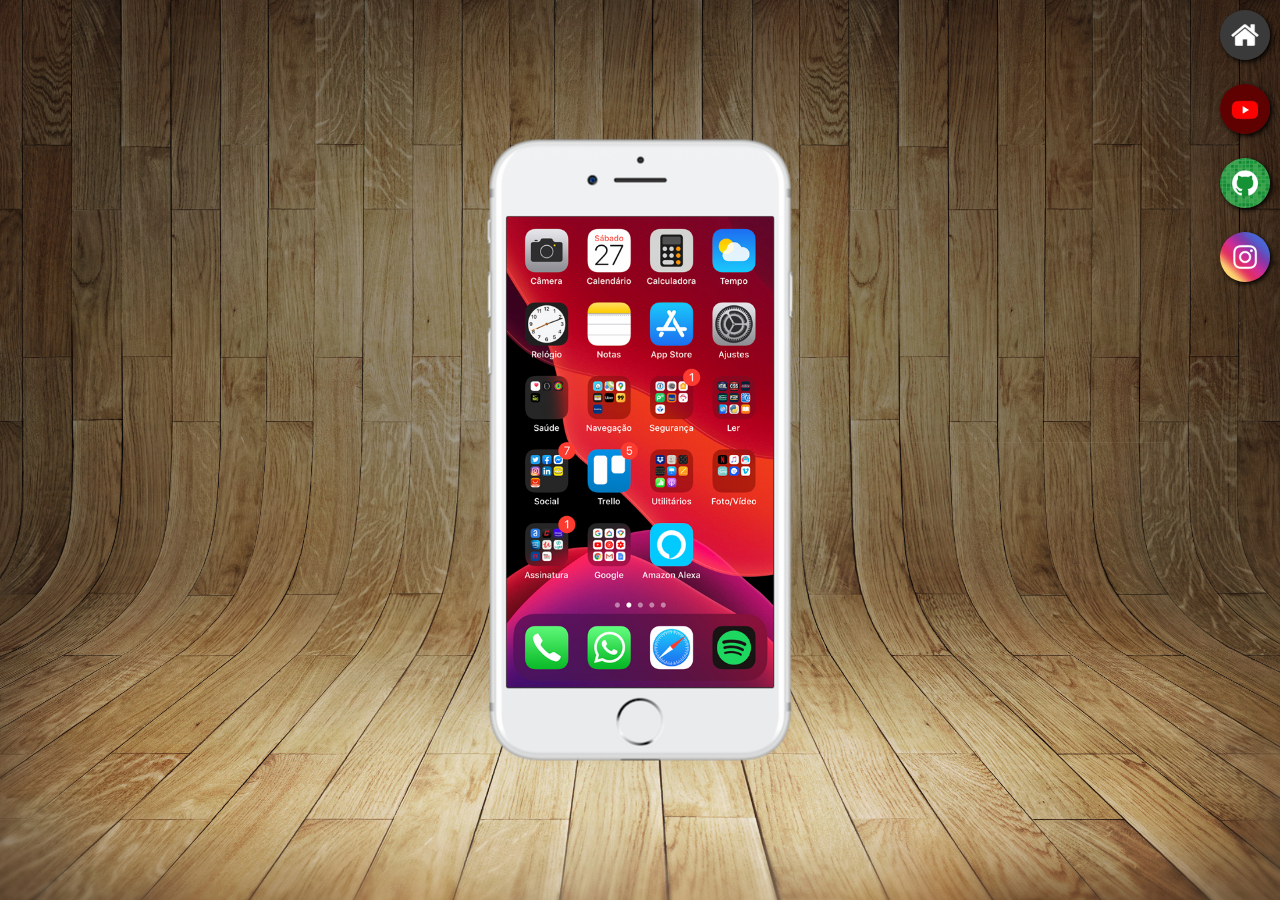
<file: index.html>
<!DOCTYPE html>
<html lang="pt-br">
<head>
    <meta charset="UTF-8">
    <meta name="viewport" content="width=device-width, initial-scale=1.0">
    <link rel="shortcut icon" href="girl.ico" type="image/x-icon">
    <link rel="stylesheet" href="estilos/style.css">
    <title>Projeto Redes Sociais</title>
    
</head>
<body>
    <main>
        <section id="telefone">
            <iframe id="tela" name="tela" src="home.html" frameborder="0">
                Seu navegador não é compatível com isso.
            </iframe>
        </section>
        <section id="redes-sociais">
            <a href="home.html" target="tela"><img src="imagens/logo-home.jpg" alt="home"></a><br>
            <a href="youtube.html" target="tela"><img src="imagens/logo-youtube.jpg" alt="youtube"></a><br>
            <a href="github.html" target="tela"><img src="imagens/logo-github.jpg" alt="github"></a><br>
            <a href="instagram.html" target="tela"><img src="imagens/logo-instagram.jpg" alt="instagram"></a><br>
        </section>
    </main>
</body>
</html>
</file>
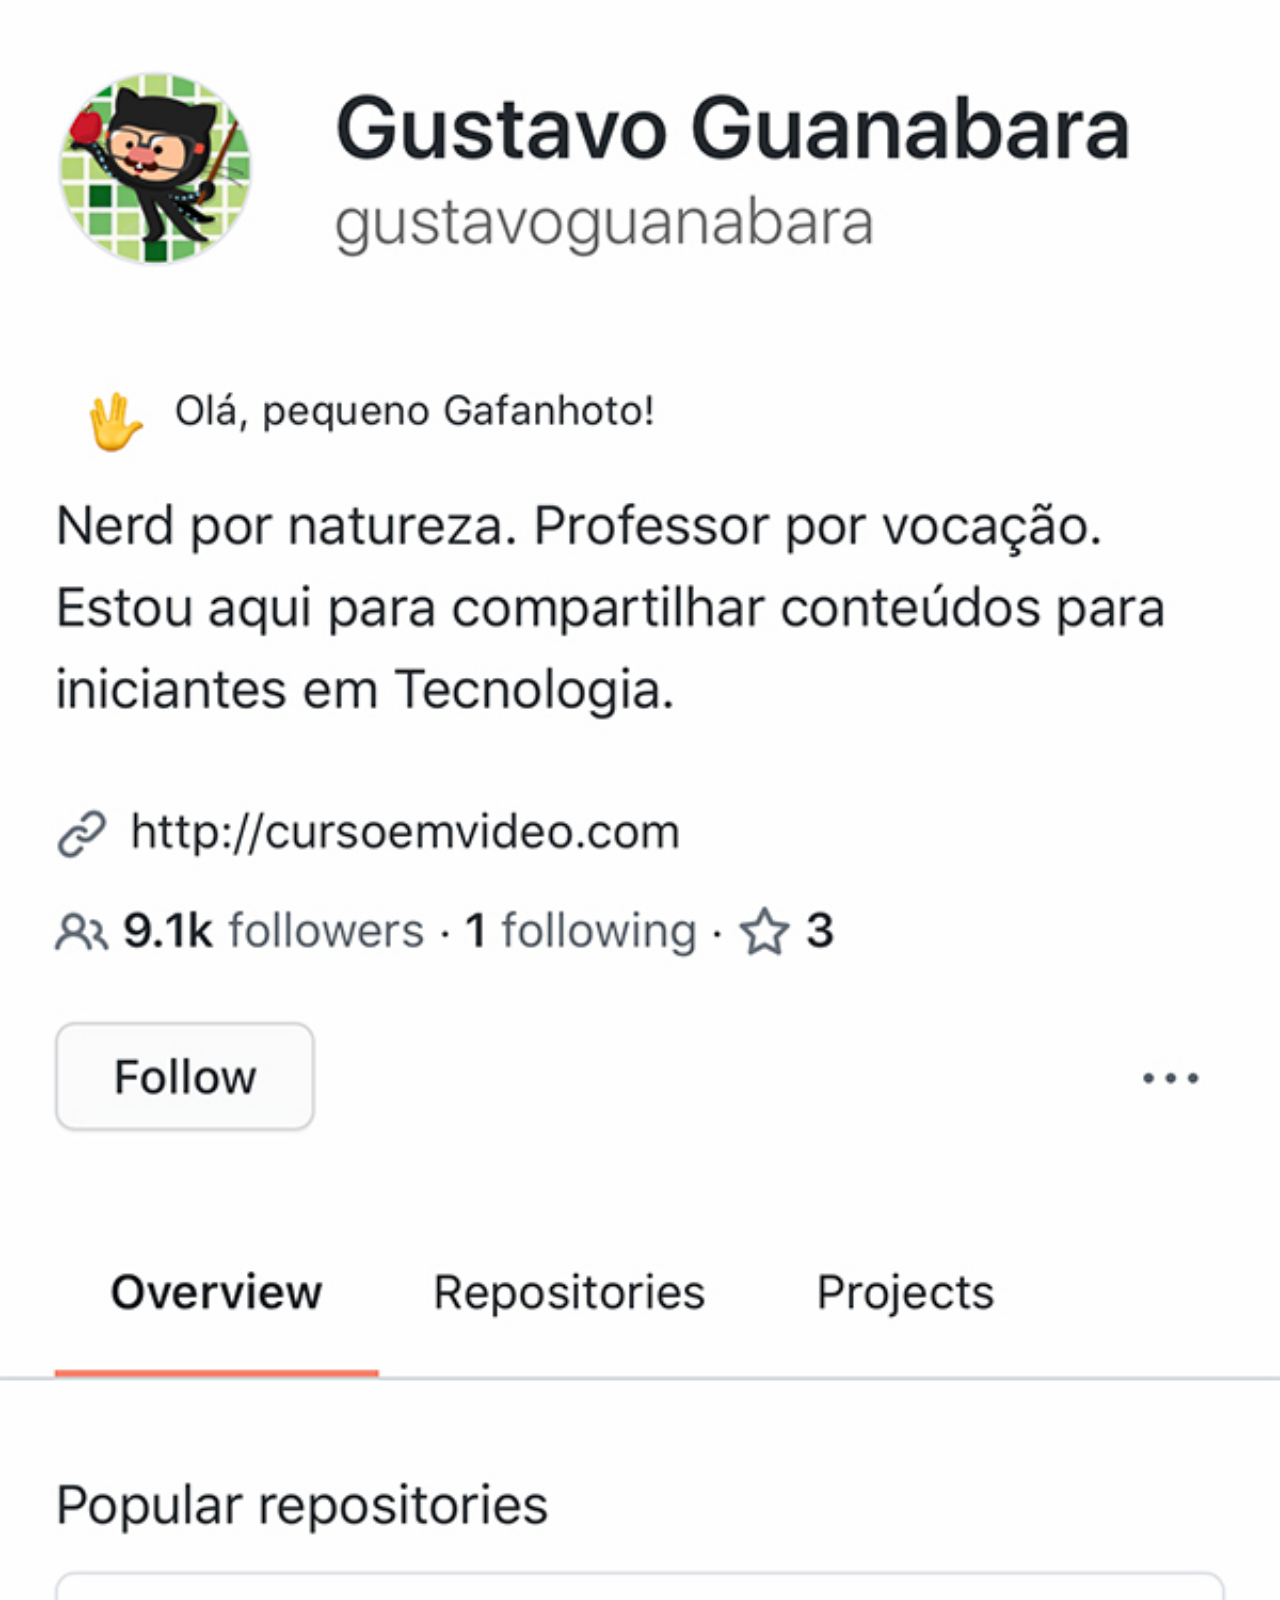
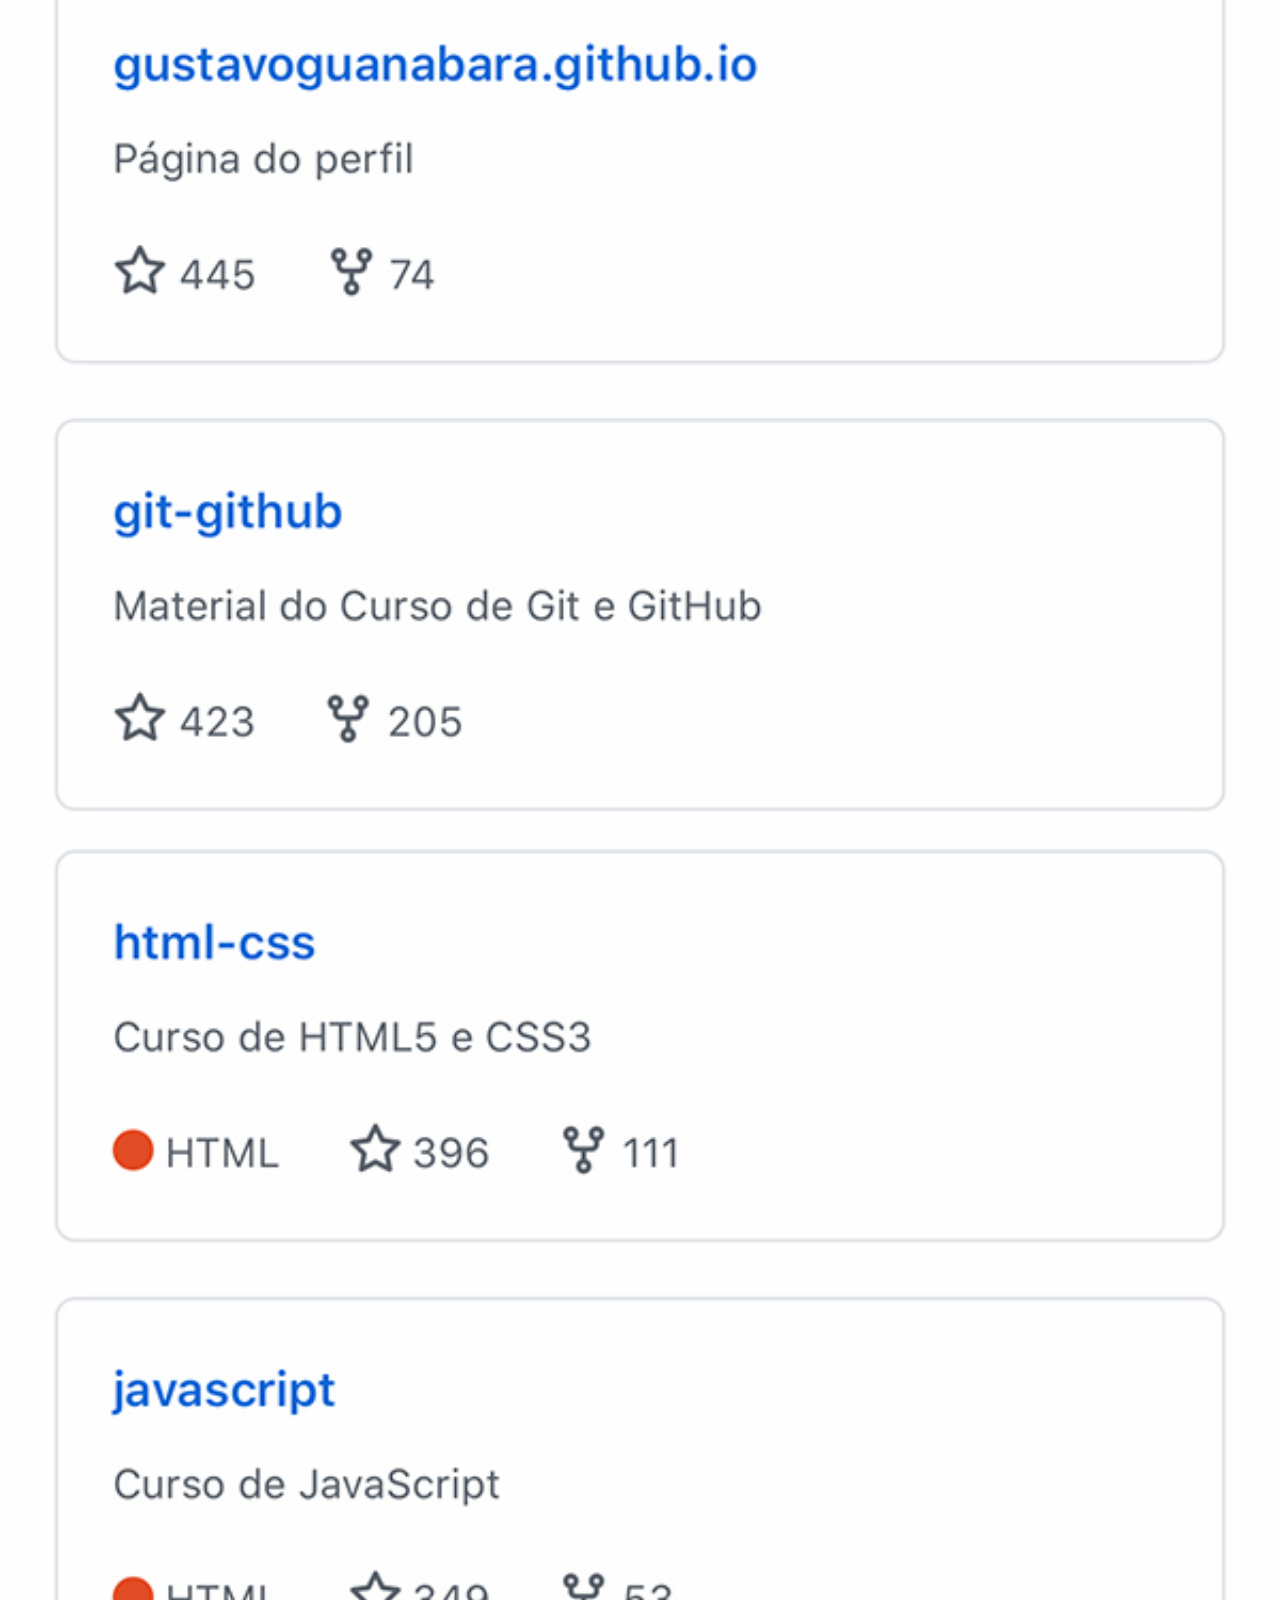
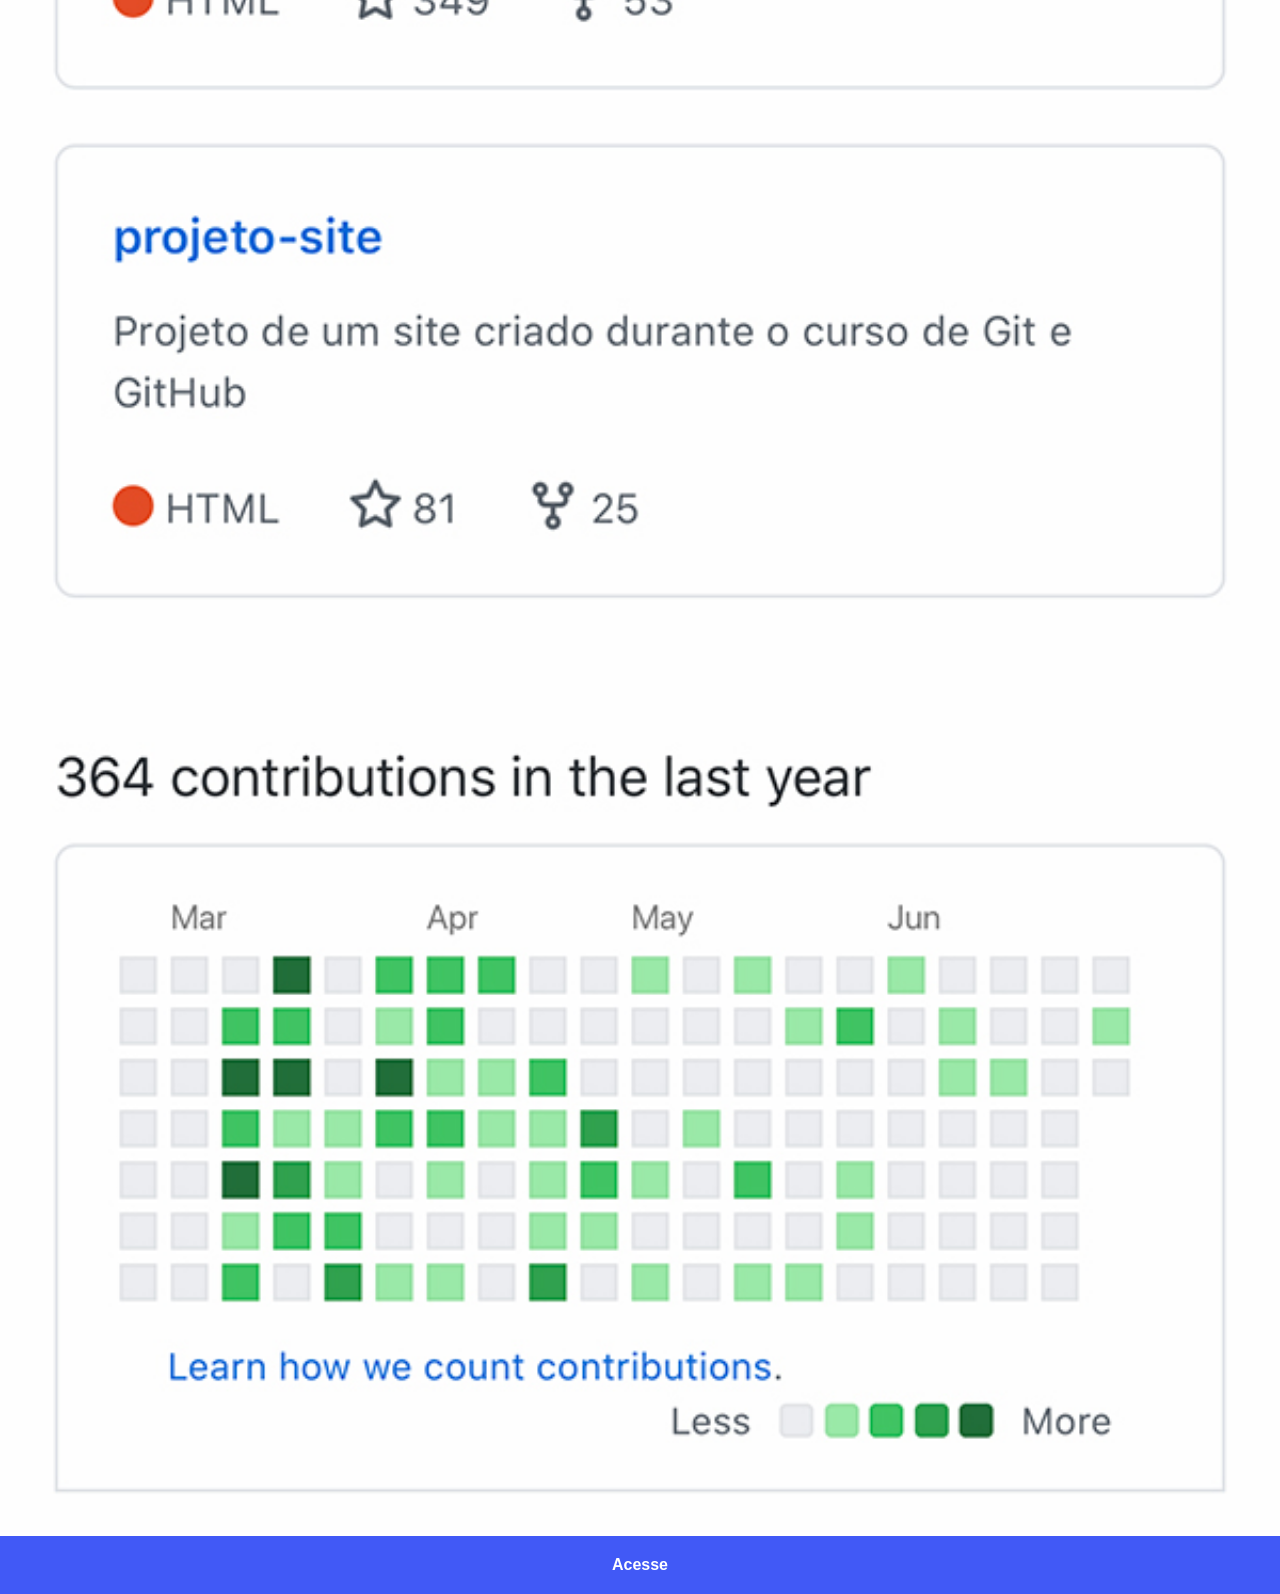
<file: github.html>
<!DOCTYPE html>
<html lang="pt-br">
<head>
    <meta charset="UTF-8">
    <meta name="viewport" content="width=device-width, initial-scale=1.0">
    <title>GitHub</title>
    <link rel="stylesheet" href="estilos/social.css">
</head>
<body>
    <img src="imagens/tela-github.jpg" alt="github">
    <a href="https://github.com/gustavoguanabara" target="_blank">Acesse</a>
</body>
</html>
</file>
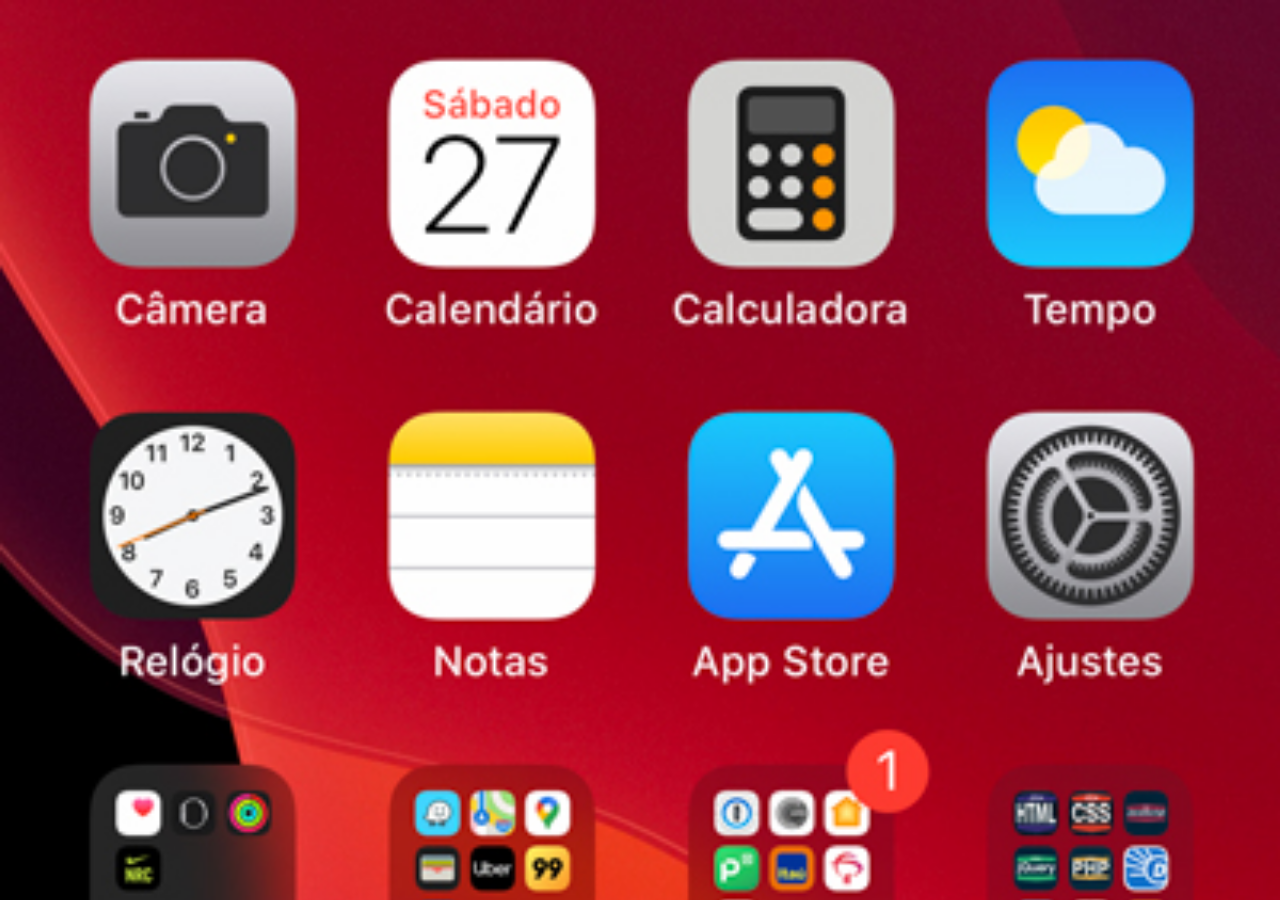
<file: home.html>
<!DOCTYPE html>
<html lang="pt-br">
<head>
    <meta charset="UTF-8">
    <meta name="viewport" content="width=device-width, initial-scale=1.0">
    <title>Document</title>
    
</head>
<style>
        * {
            margin: 0px;
            padding: 0px;
        }

        body {
            width: 100vw;
            height: 100vh;
            background: black url('imagens/tela-home.jpg') no-repeat top center;
            background-size: cover;
        }
    </style>
<body>
    
</body>
</html>
</file>
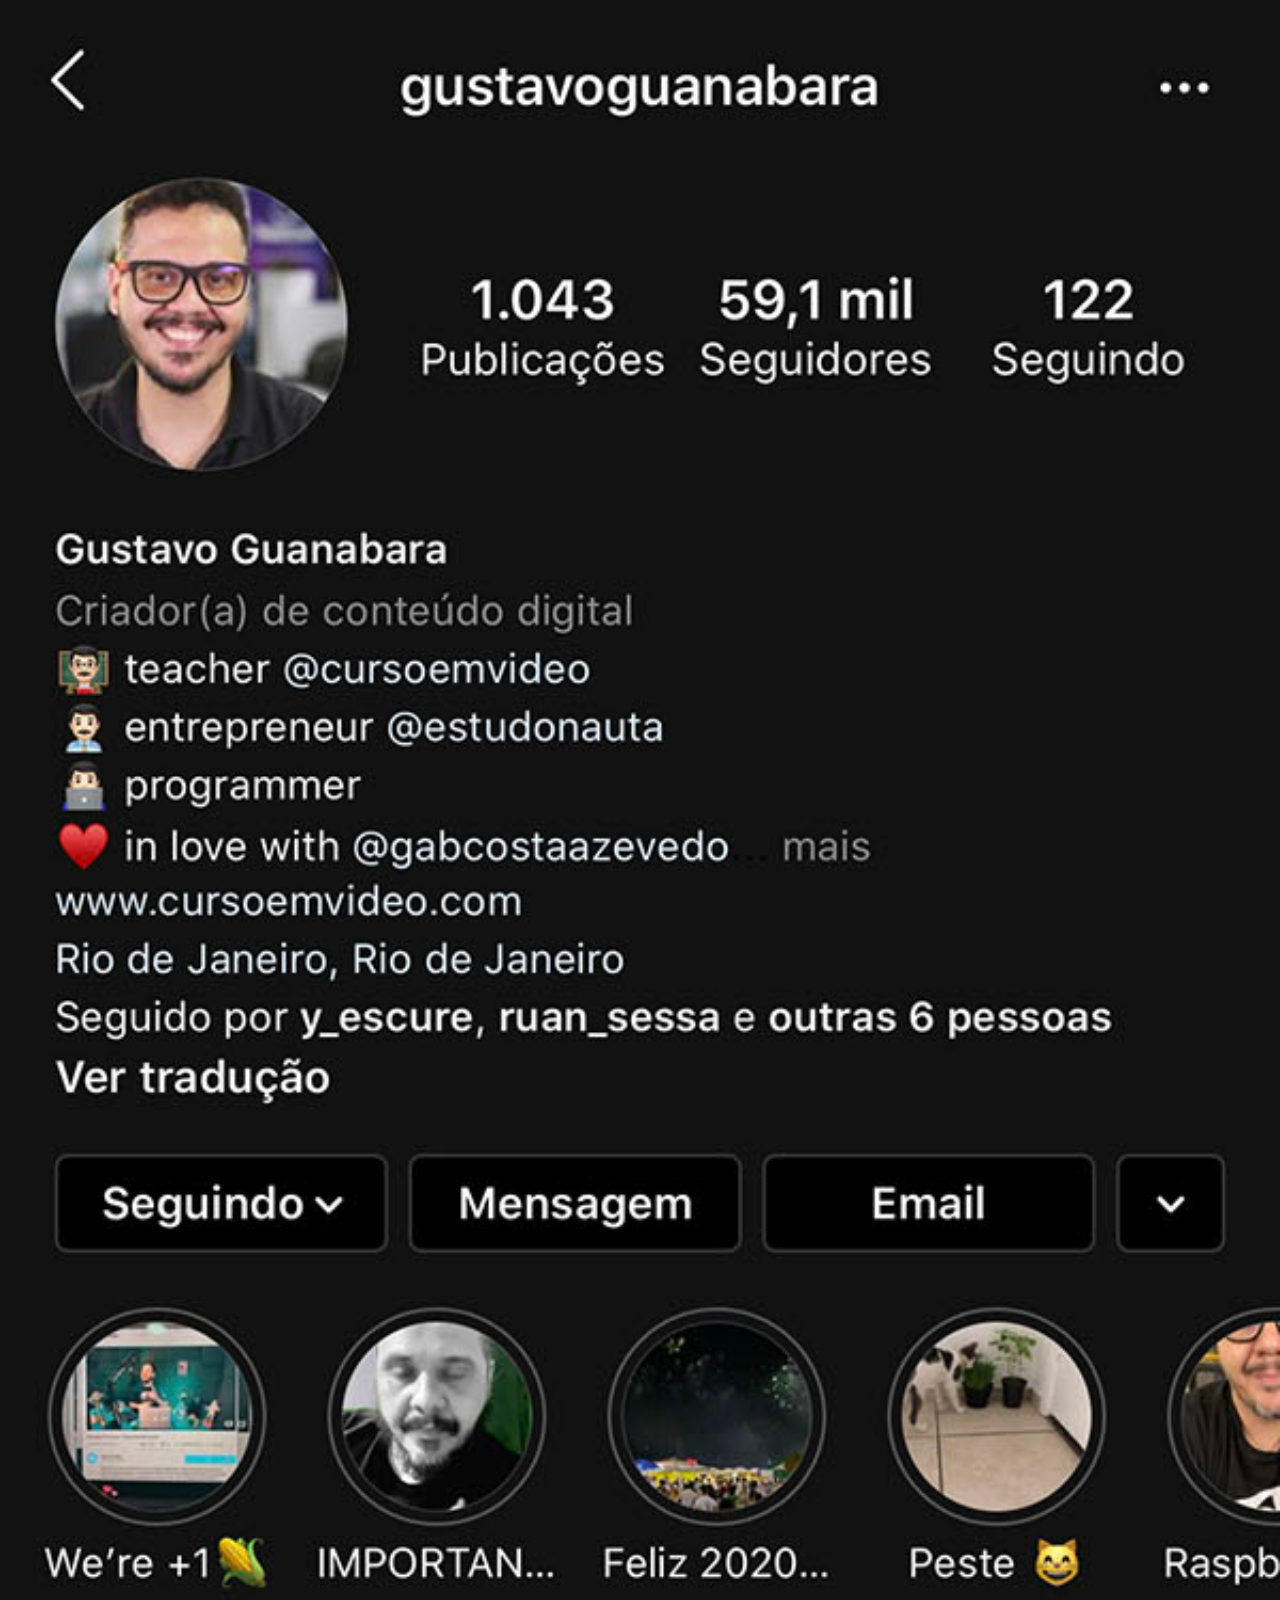
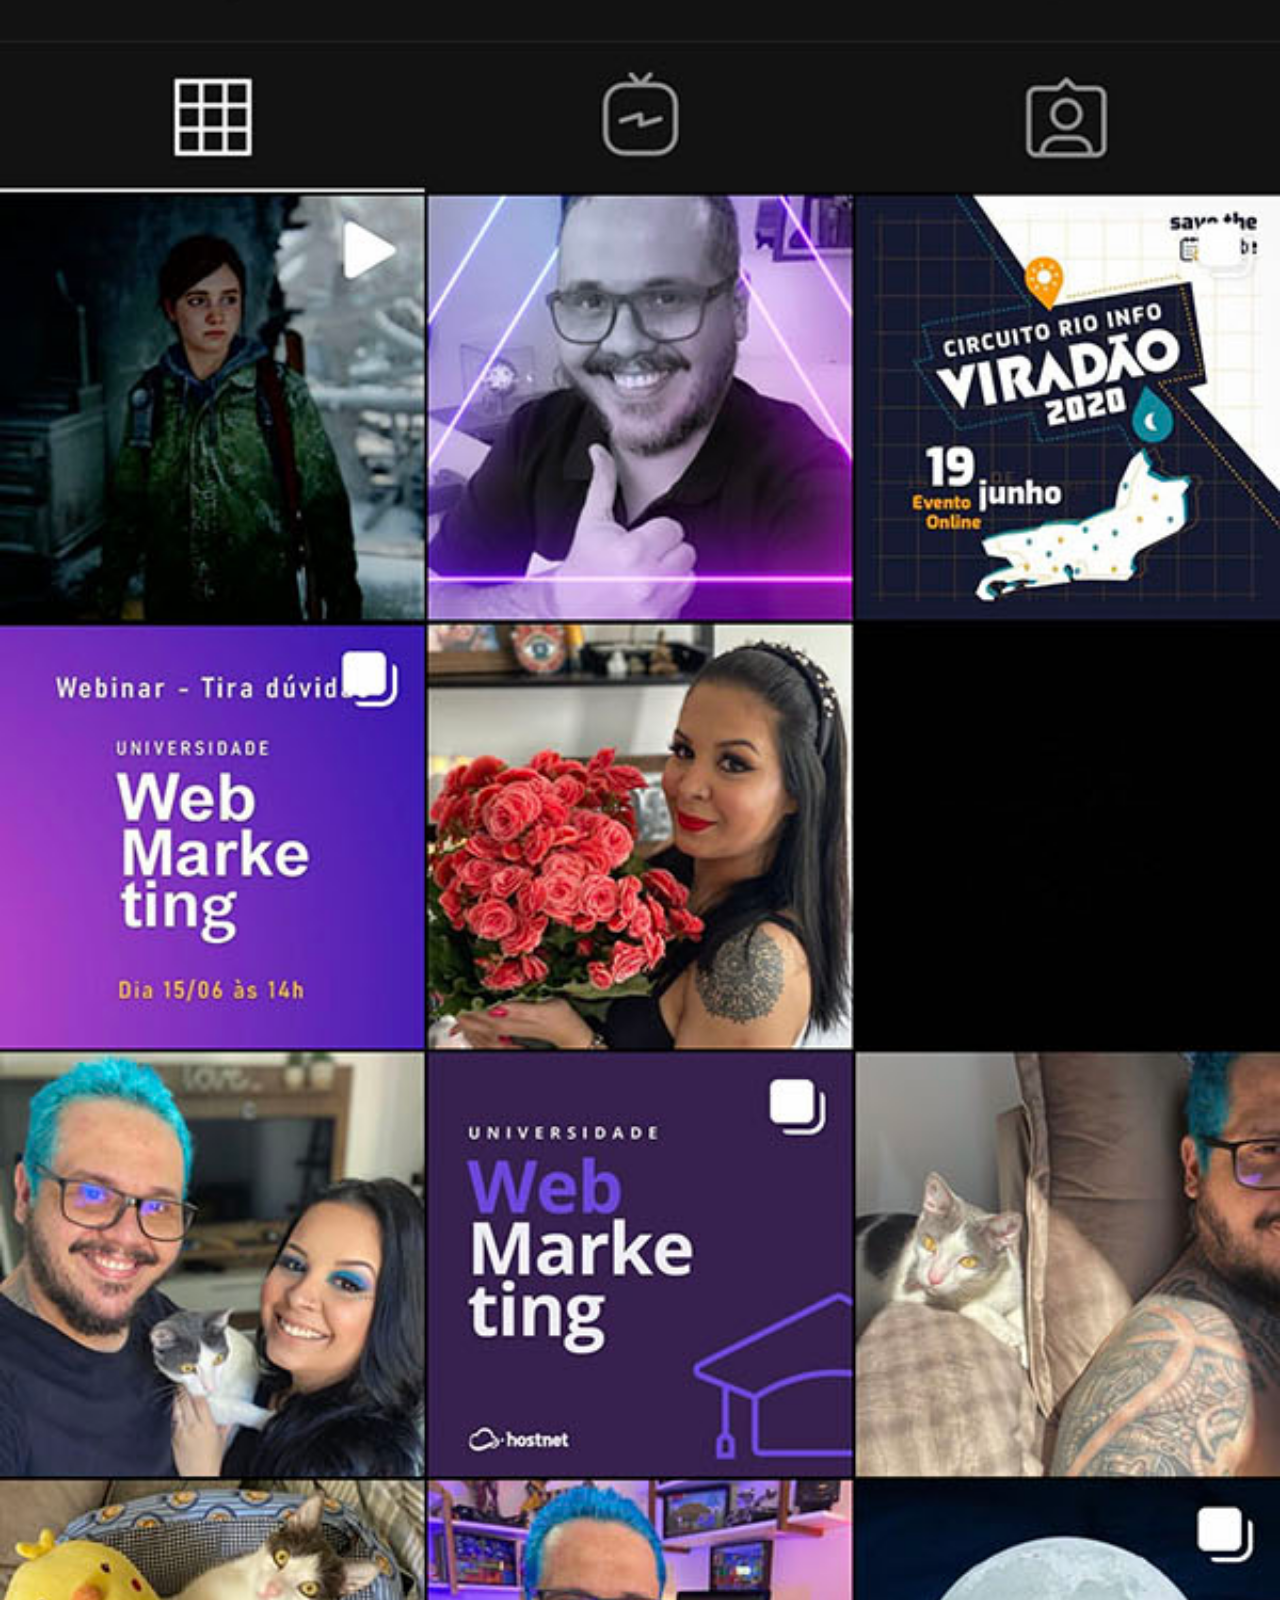
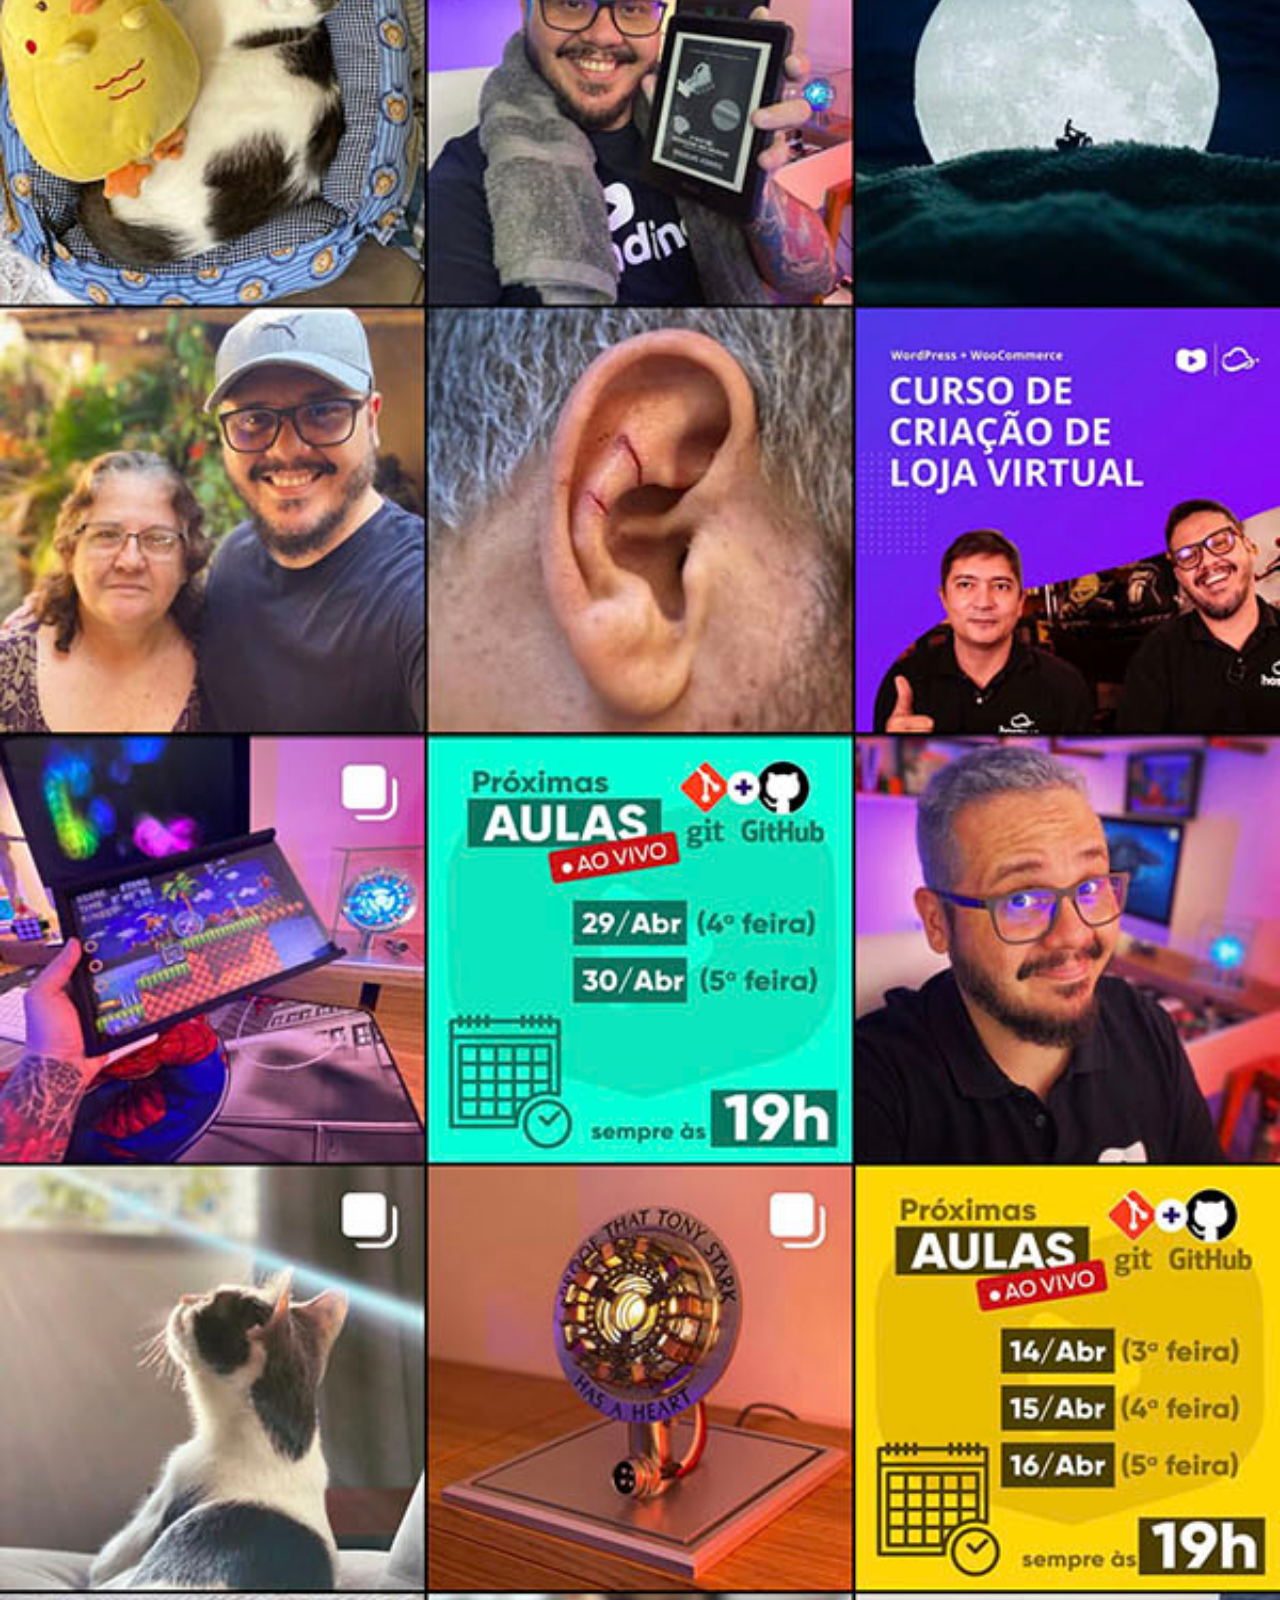
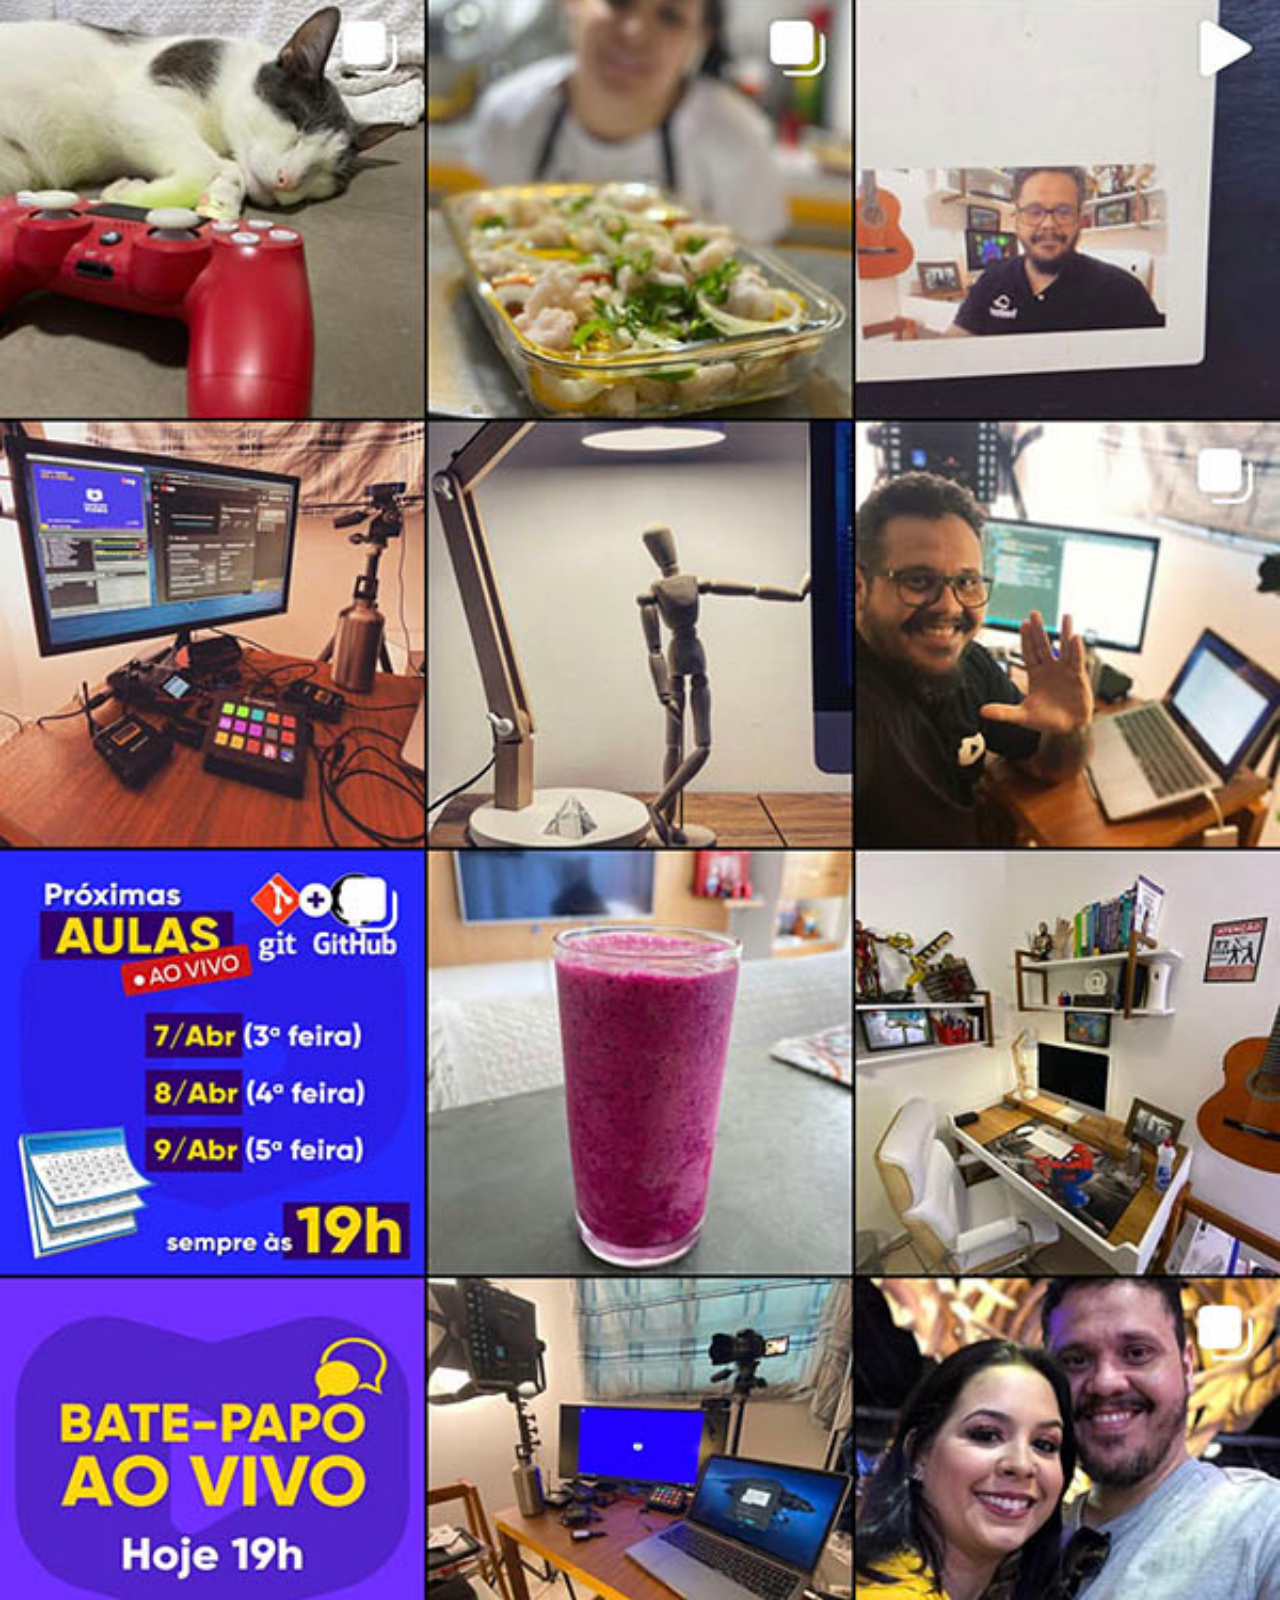
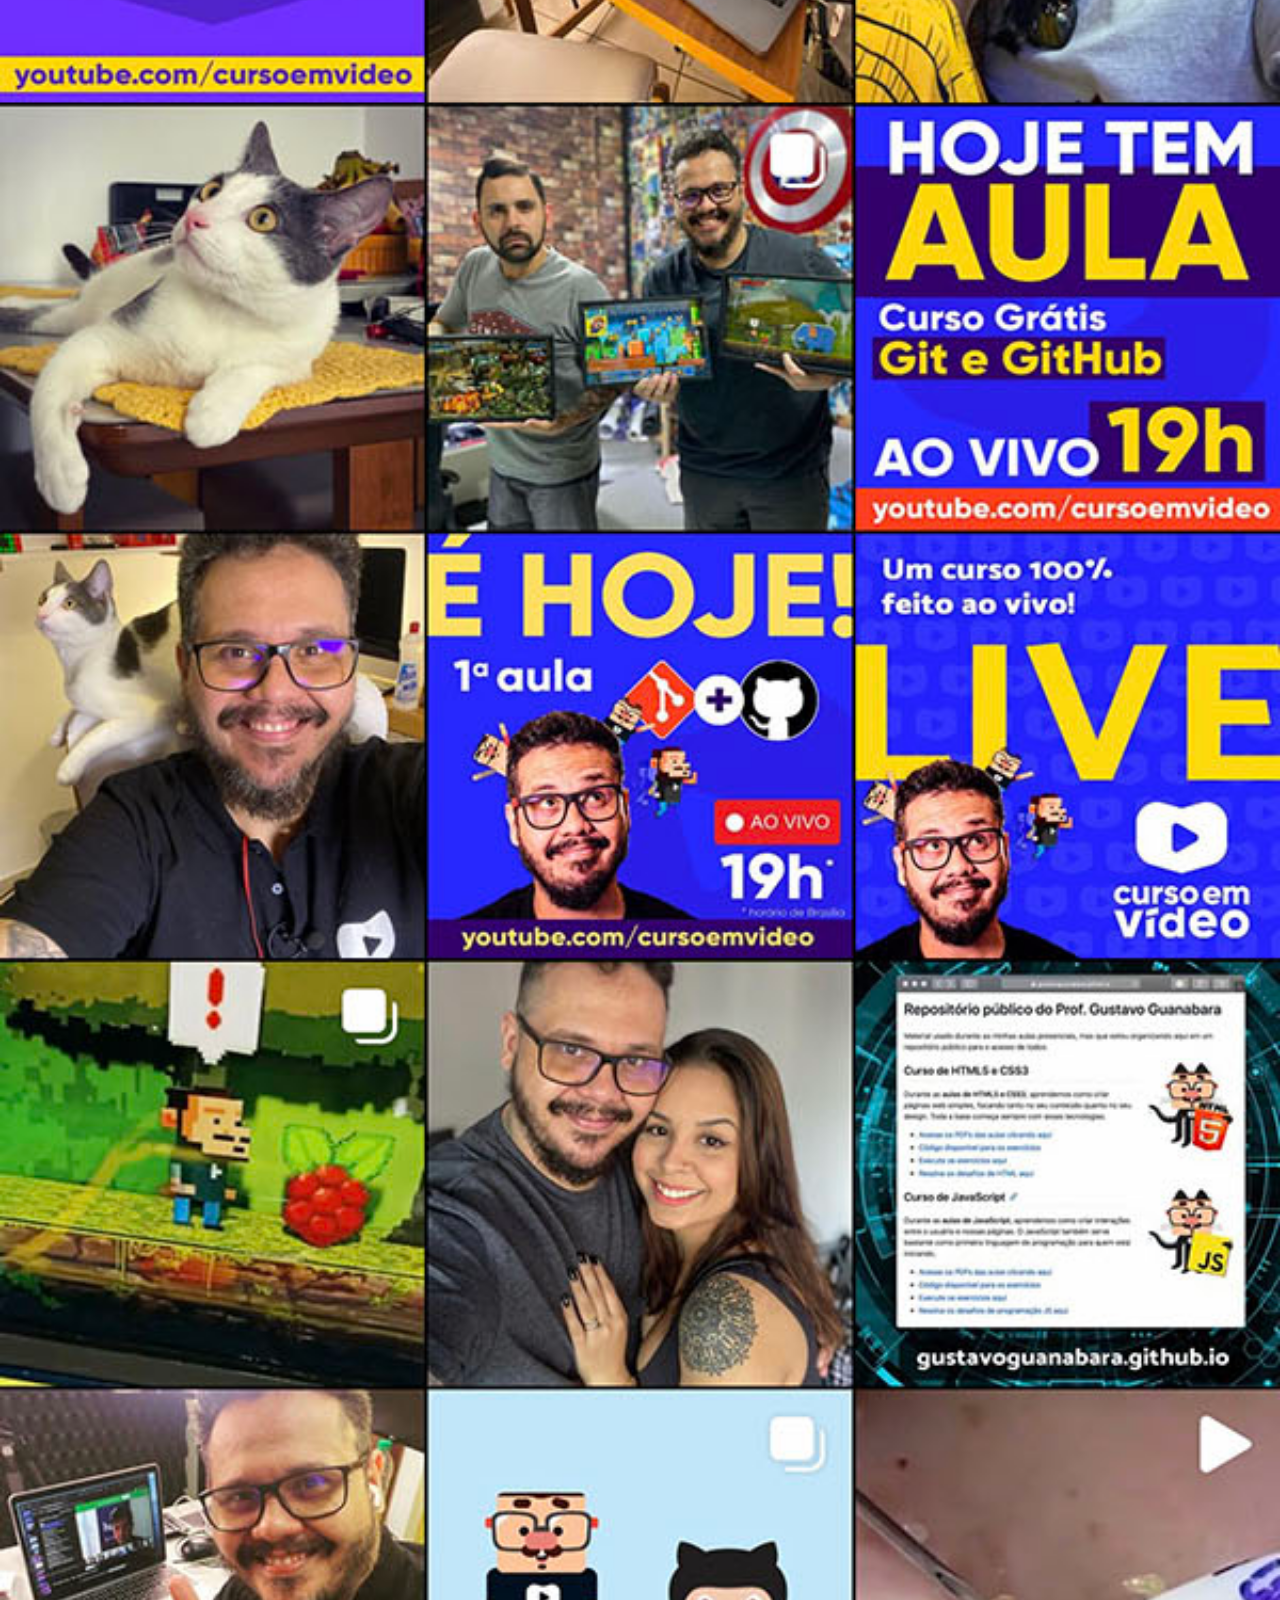
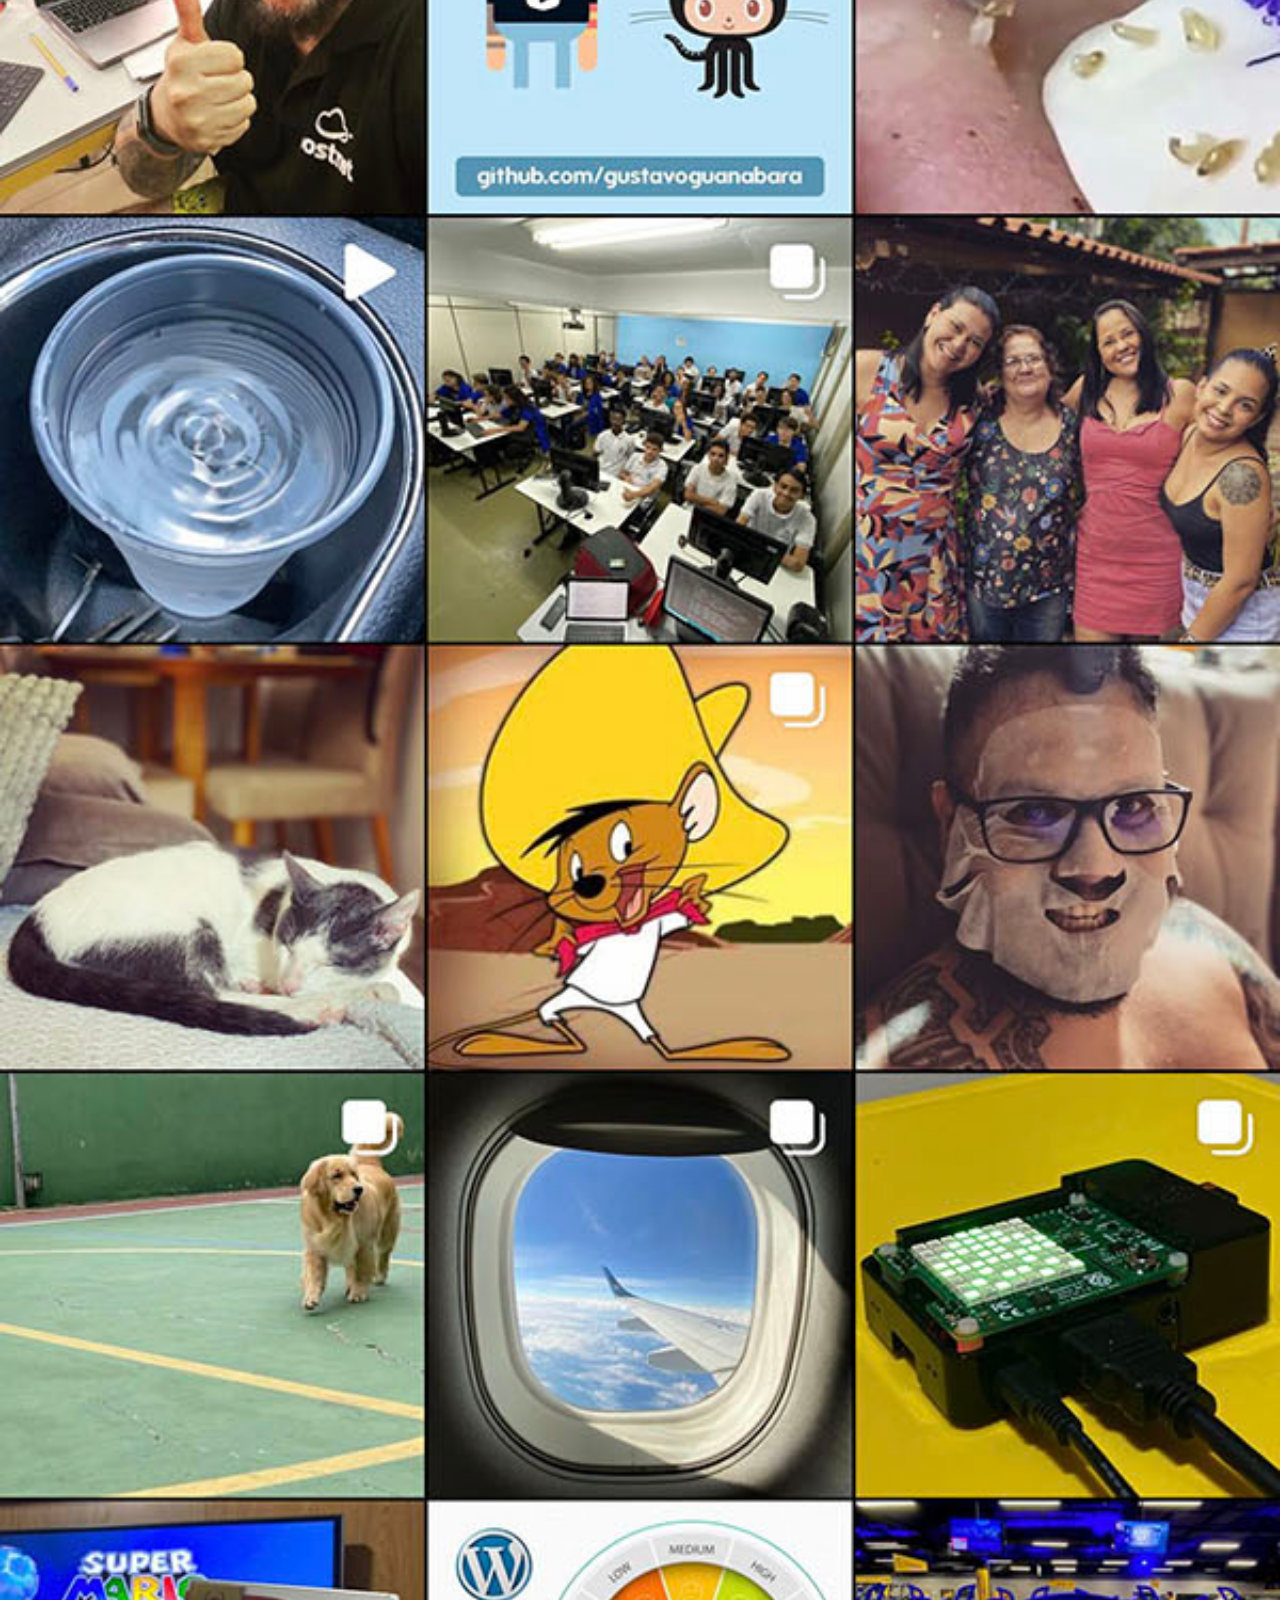
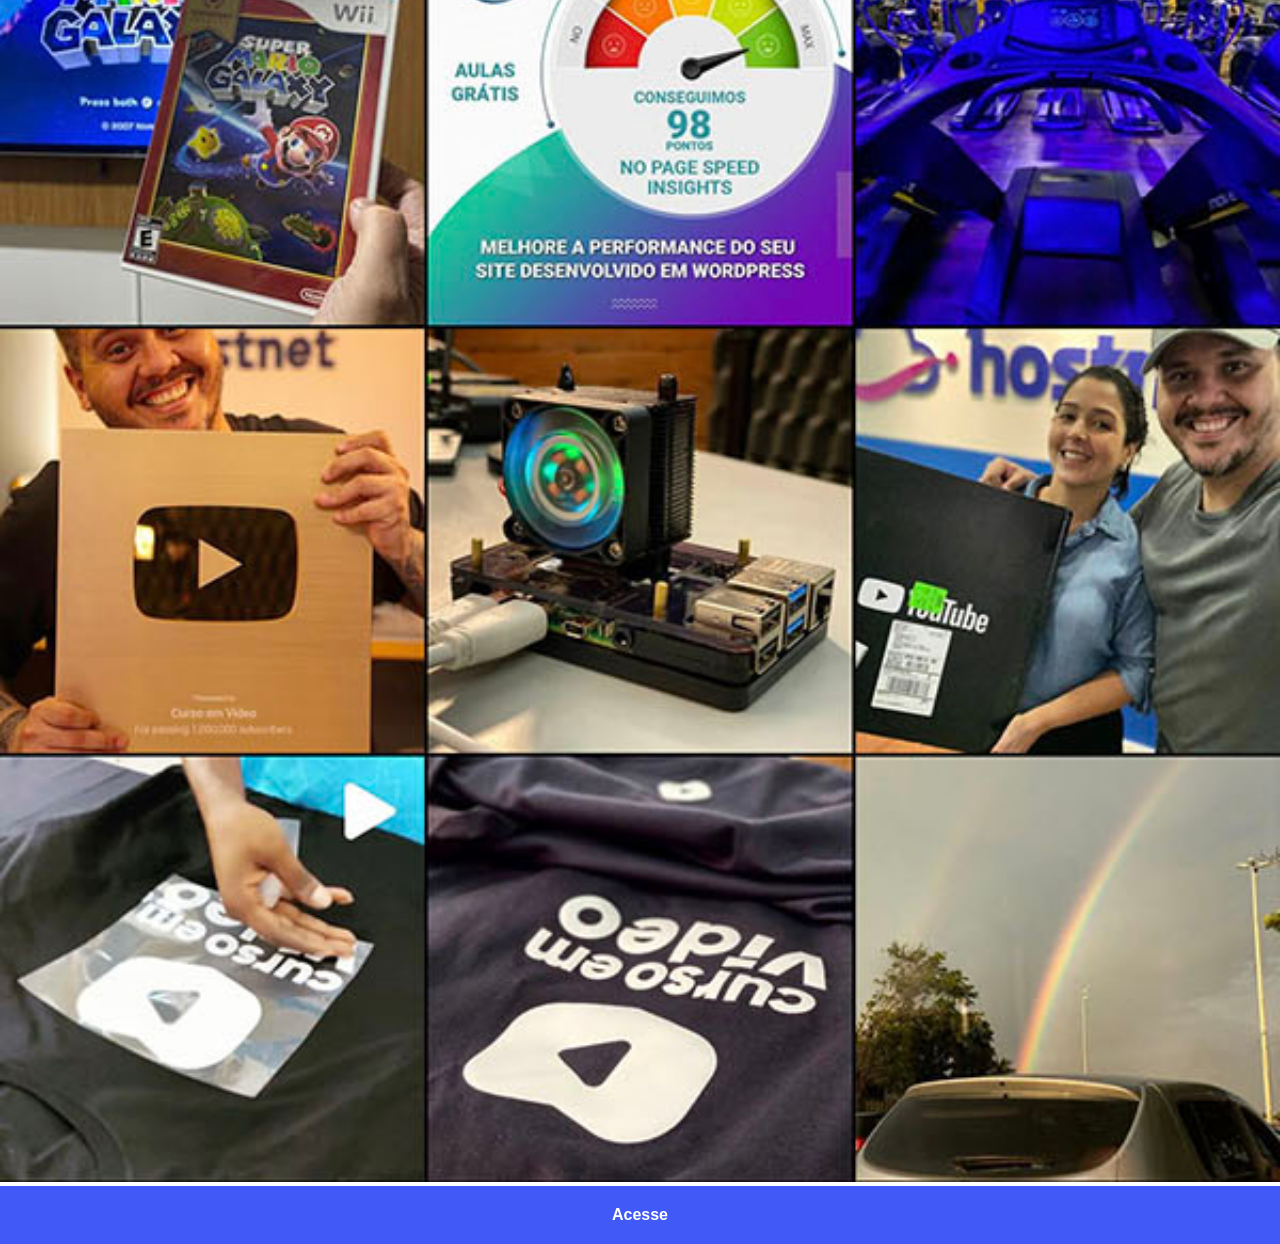
<file: instagram.html>
<!DOCTYPE html>
<html lang="pt-br">
<head>
    <meta charset="UTF-8">
    <meta name="viewport" content="width=device-width, initial-scale=1.0">
    <title>Instagram</title>
    <link rel="stylesheet" href="estilos/social.css">
</head>
<body>
    <img src="imagens/tela-instagram.jpg" alt="instagram">
    <a href="https://www.instagram.com/gustavoguanabara/" target="_blank">Acesse</a>
</body>
</html>
</file>
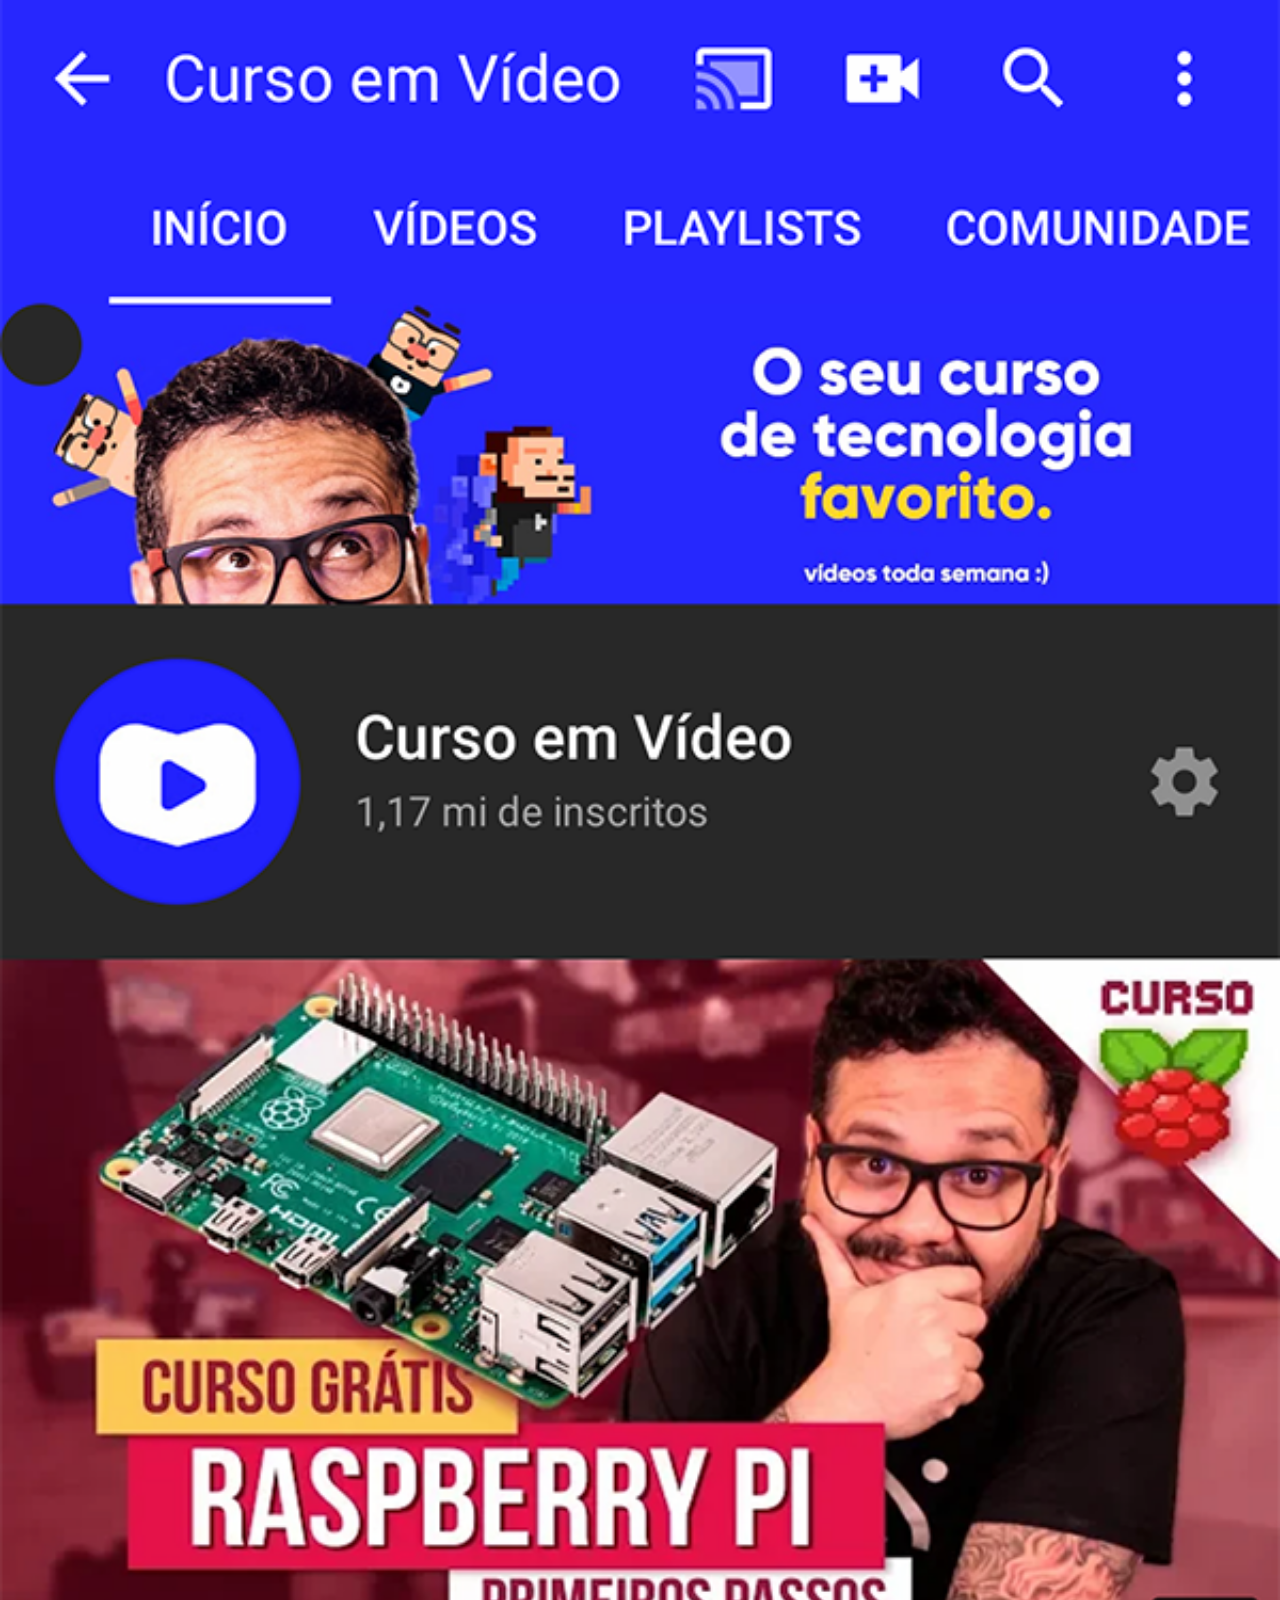
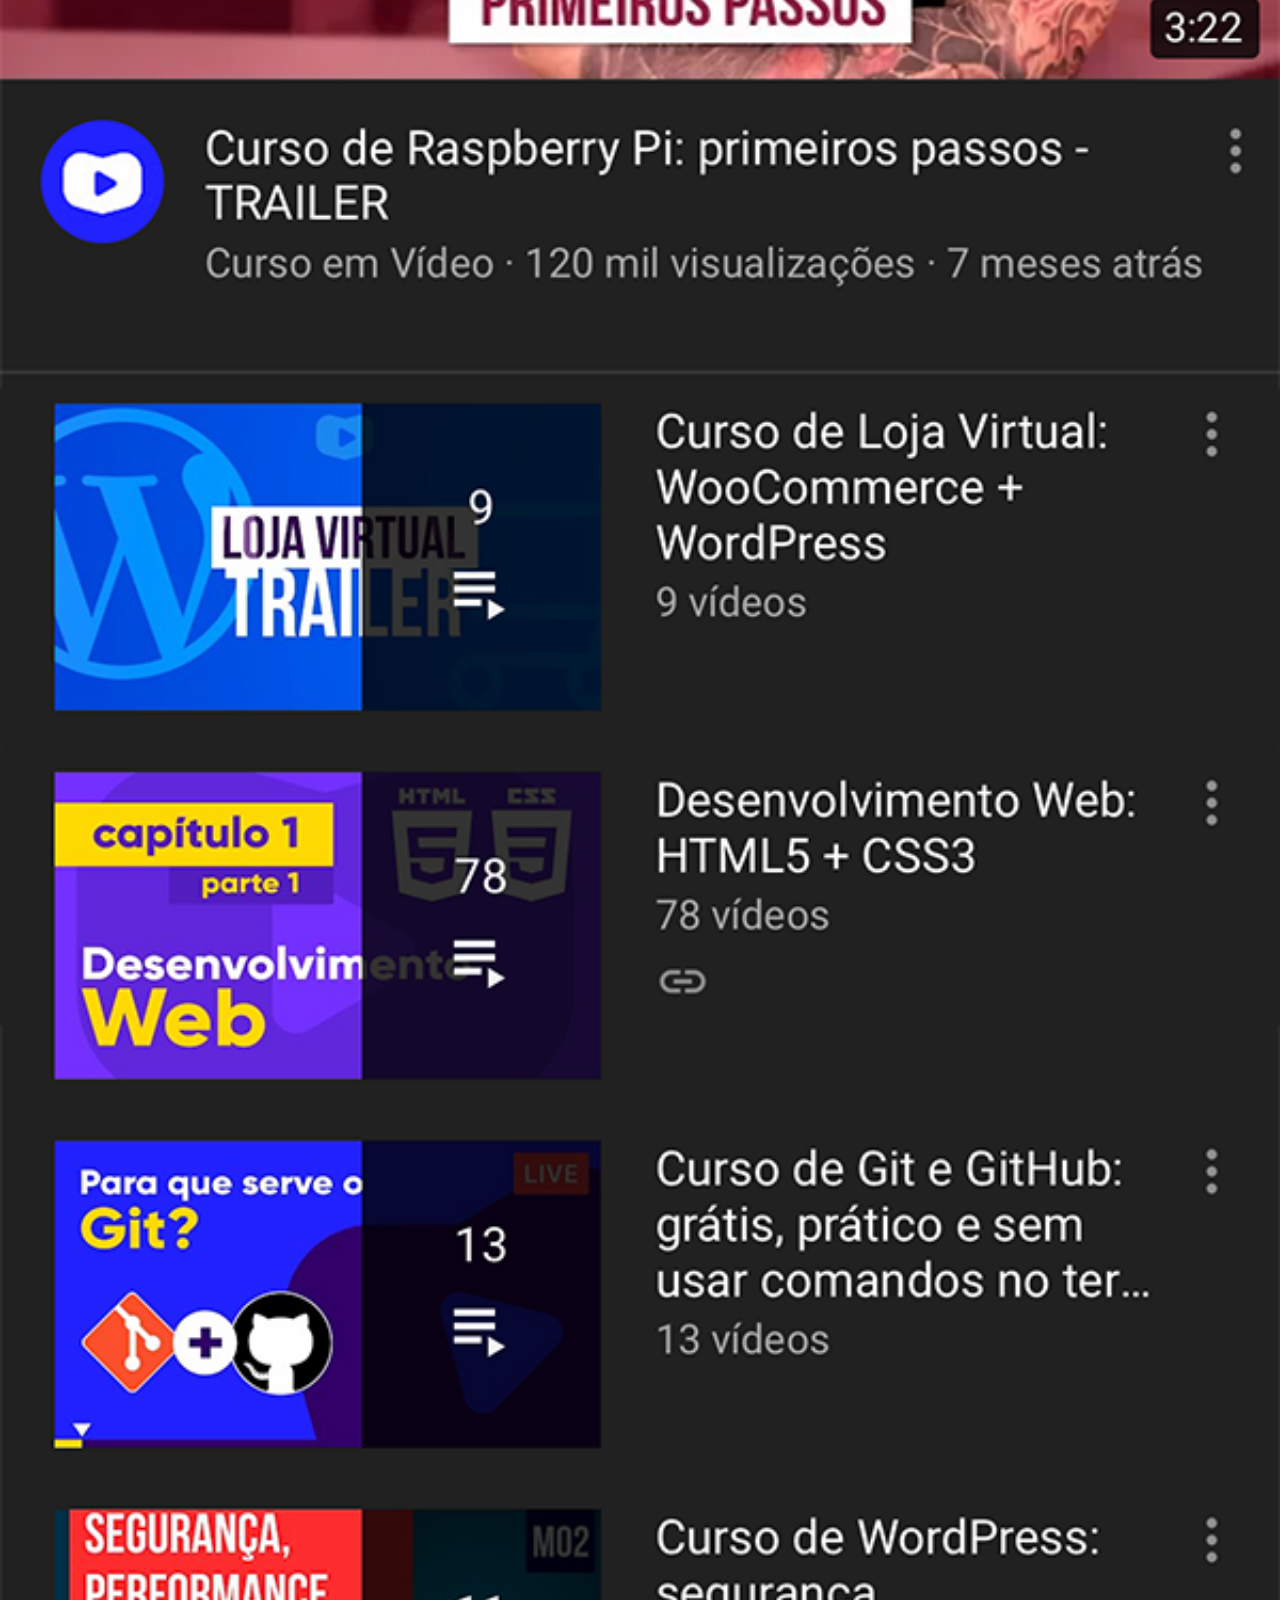
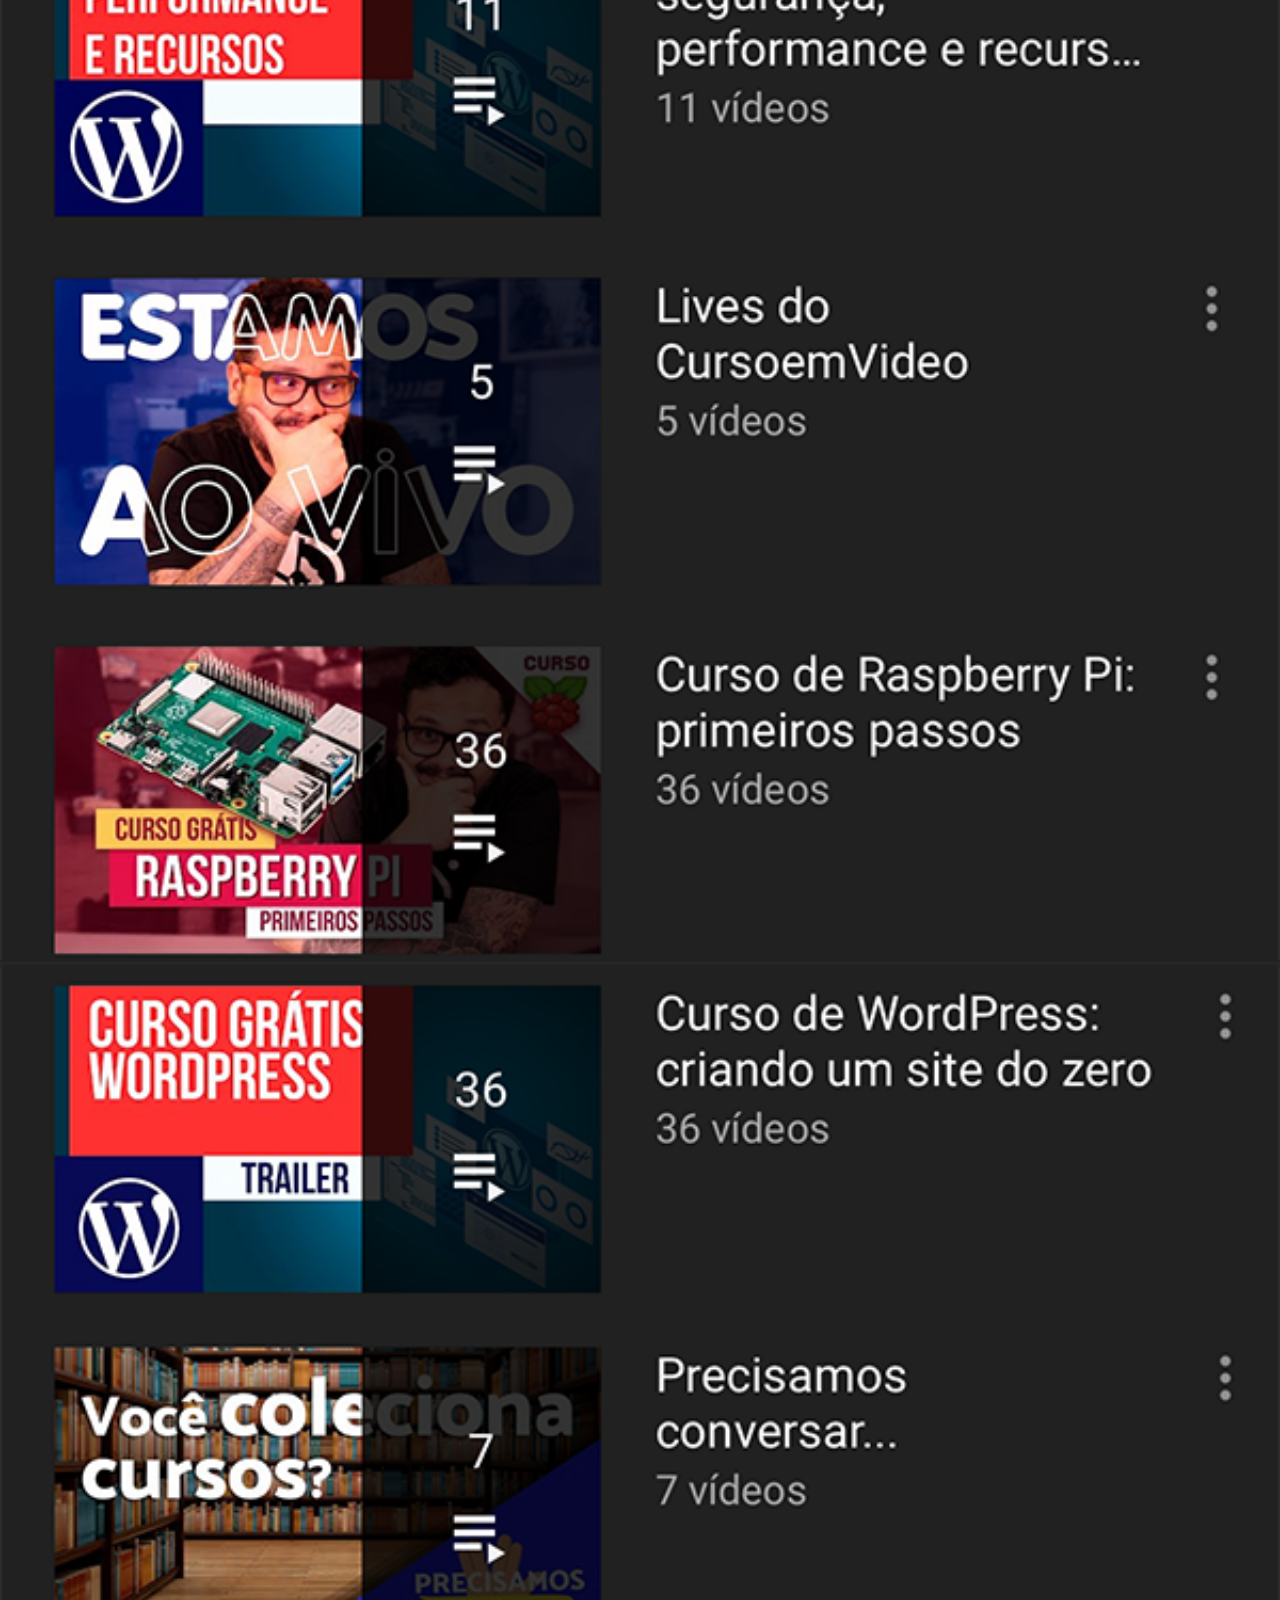
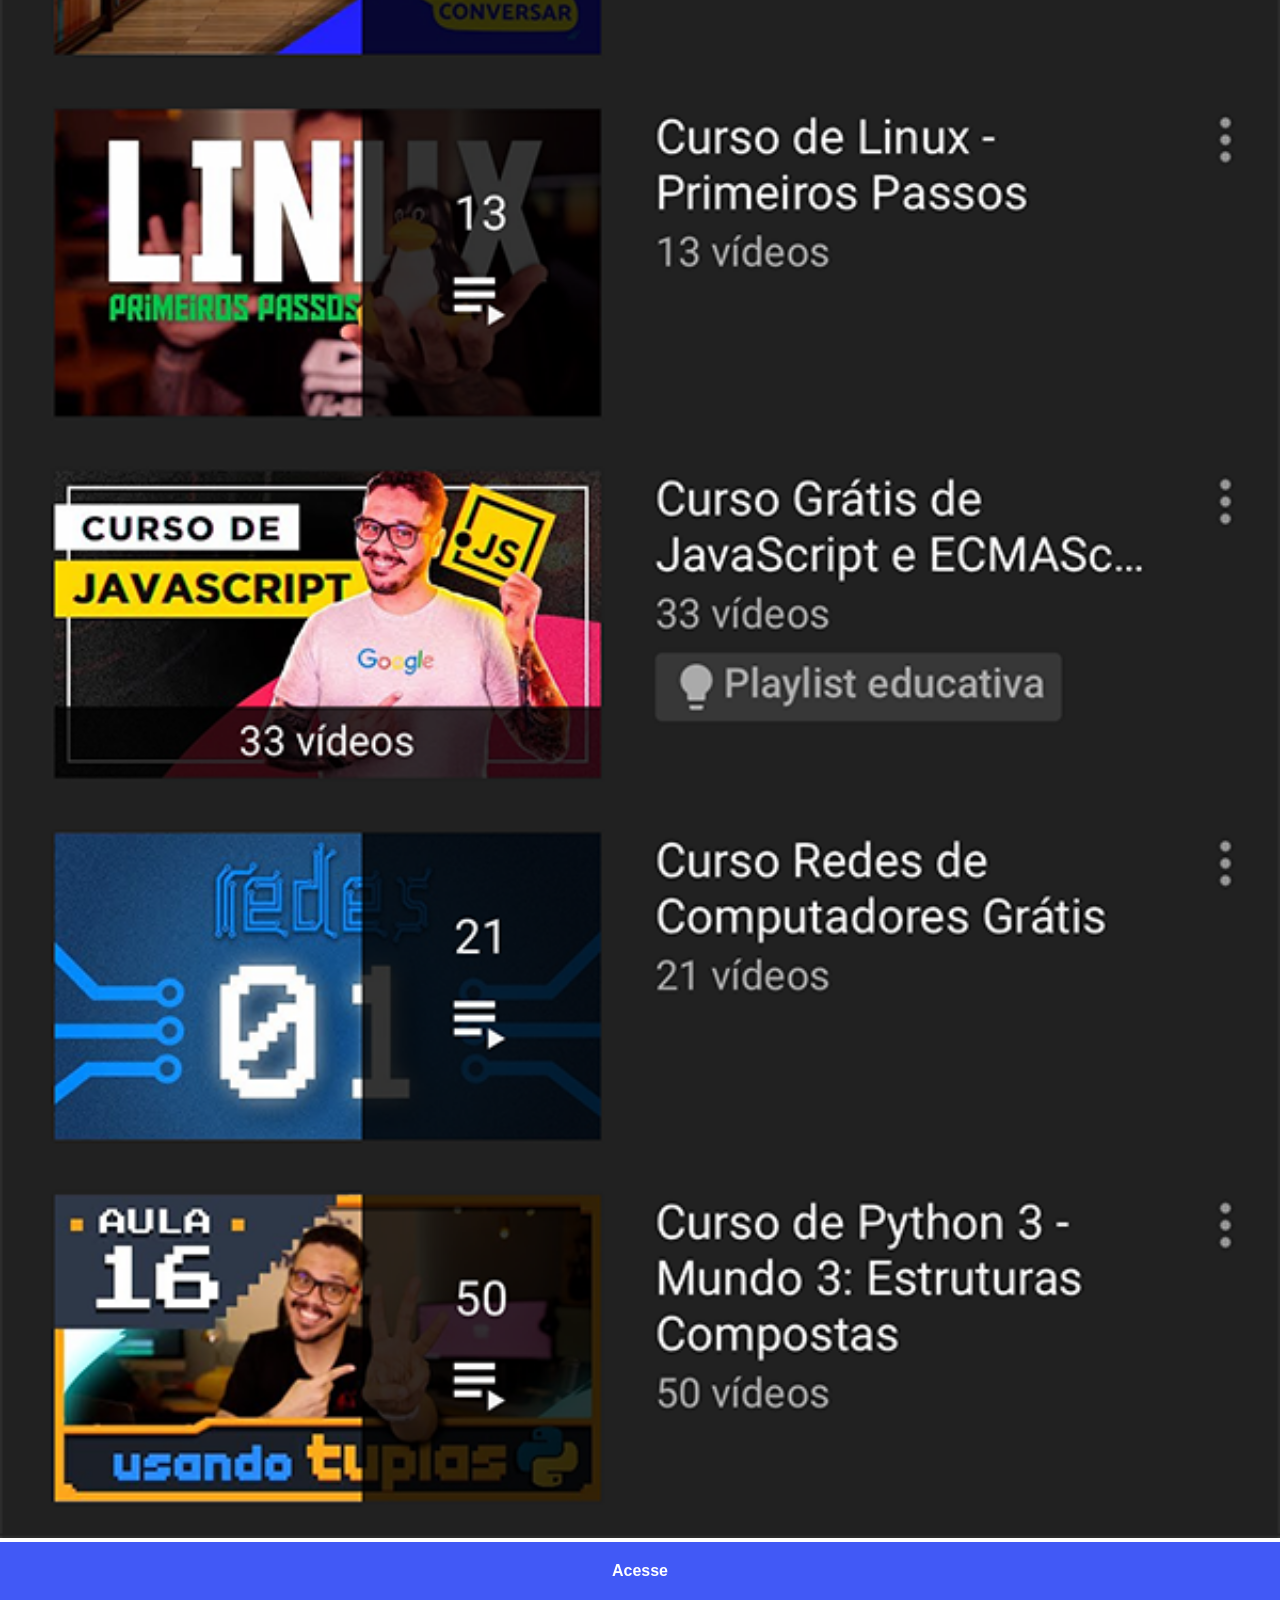
<file: youtube.html>
<!DOCTYPE html>
<html lang="pt-br">
<head>
    <meta charset="UTF-8">
    <meta name="viewport" content="width=device-width, initial-scale=1.0">
    <title>YouTube</title>
    <link rel="stylesheet" href="estilos/social.css">
</head>
<body>
    <img src="imagens/tela-youtube.png" alt="youtube">
    <a href="https://www.youtube.com/@cursoemvideo" target="_blank">Acesse</a>
</body>
</html>
</file>
<file: estilos/style.css>
@charset "UTF-8";

*{
    margin: 0px;
    padding: 0px;
    font-family: Arial, Helvetica, sans-serif;
}

html, body {
    height: 100vh;
    width: 100vw;
    background-color: black;
}

body {
   background: url('../imagens/fundo-madeira.jpg') no-repeat top center;
   background-size: cover;
   background-attachment: fixed;
}

main {
    height: 100vh;
    position:relative;
}

section#telefone {
    position: absolute;
    top: 50%;
    left: 50%;
    transform:translate(-50%, -50%) ;
    height: 627px;
    width: 311px;
    background:url('../imagens/frame-iphone.png') no-repeat;
    
}

iframe#tela {
    position: relative;
    top: 80px;
    left: 22px;
    width: 267px;
    height: 471px;
}

section#redes-sociais {
    text-align: right;
}

section#redes-sociais img {
    width: 50px;
    margin: 10px;
    border-radius: 50%;
    box-shadow: 2px 2px 5px black;
    box-sizing: border-box;
}

section#redes-sociais img:hover {
    border: 2px solid rgba(255, 255, 255, 0.618);
    transform: translate(-3px, -3px);
    box-shadow: 5px 5px 10px black;
    transition: transform 0.5s, border 1s;
}
</file>
<file: estilos/social.css>
@charset "UTF-8";
        * {
           margin: 0px; 
           padding: 0px;
           font-family:Arial, Helvetica, sans-serif;
        }

        ::-webkit-scrollbar {
            width: 0px;
            height: 0px;
        }

        img {
            width: 100vw;
        }

        a {
            display: block;
            background-color: rgb(65, 89, 246);
            color: white;
            padding: 20px;
            text-align: center;
            font-weight: bolder;
            text-decoration: none;
        }

        a:hover {
            background-color: rgb(4, 31, 209);
        }
</file>
